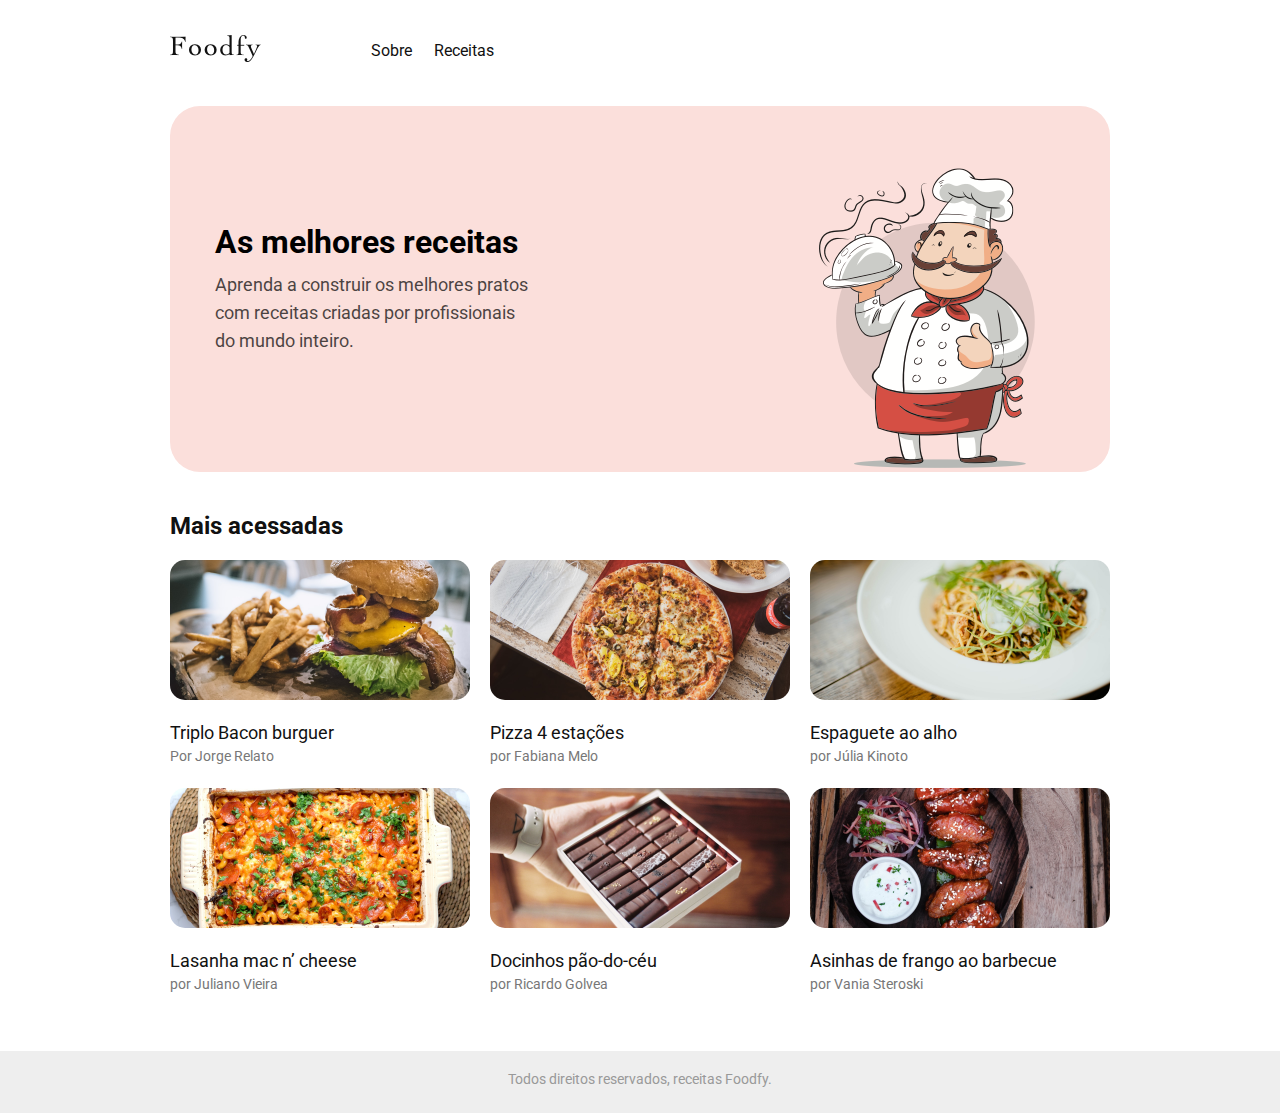
<file: index.html>
<!DOCTYPE html>
<html lang="pt-br">

<head>
    <meta charset="UTF-8">
    <meta http-equiv="X-UA-Compatible" content="IE=edge">
    <meta name="viewport" content="width=device-width, initial-scale=1.0">
    <!-- FONT -->
    <link rel="preconnect" href="https://fonts.gstatic.com">
    <link href="https://fonts.googleapis.com/css2?family=Roboto:wght@400;700&display=swap" rel="stylesheet">
    <!-- CSS -->
    <link rel="stylesheet" href="./public/css/main.css">
    <link rel="stylesheet" href="./public/css/header.css">
    <link rel="stylesheet" href="./public/css/grid-images.css">
    <title>Foodfy</title>
</head>

<body>
    <div class="container">
        <header>
            <a href="./index.html"><img src="./public/assets/logo.png" alt="Logo Foodfy"></a>
            <div class="links">
                <a href="./about.html">Sobre</a>
                <a href="./recipes.html">Receitas</a>
            </div>
        </header>

        <div class="content">
            <div class="text-content">
                <h1>As melhores receitas</h1>
                <p>
                    Aprenda a construir os melhores pratos
                    com receitas criadas por profissionais
                    do mundo inteiro.
                </p>
            </div>

            <div class="image-content">
                <img src="./public/assets/chef.png" alt="Imagem do chef">
            </div>
        </div>
        <h2>Mais acessadas</h2>
        <div class="recipes">
            <div class="card">
                <img src="./public/assets/burger.png" alt="">
                <h3>Triplo Bacon burguer</h3>
                <p>Por Jorge Relato</p>
            </div>
            <div class="card">
                <img src="./public/assets/pizza.png" alt="">
                <h3>Pizza 4 estações</h3>
                <p>por Fabiana Melo</p>
            </div>
            <div class="card">
                <img src="./public/assets/espaguete.png" alt="">
                <h3>Espaguete ao alho</h3>
                <p>por Júlia Kinoto</p>
            </div>
            <div class="card">
                <img src="./public/assets/lasanha.png" alt="">
                <h3>Lasanha mac n’ cheese</h3>
                <p>por Juliano Vieira</p>
            </div>
            <div class="card">
                <img src="./public/assets/doce.png" alt="">
                <h3>Docinhos pão-do-céu</h3>
                <p>por Ricardo Golvea</p>
            </div>
            <div class="card">
                <img src="./public/assets/asinhas.png" alt="">
                <h3>Asinhas de frango ao barbecue</h3>
                <p>por Vania Steroski</p>
            </div>
        </div>
    </div>
    <footer>
        <p>Todos direitos reservados, receitas Foodfy.</p>
    </footer>

</body>

</html>
</file>
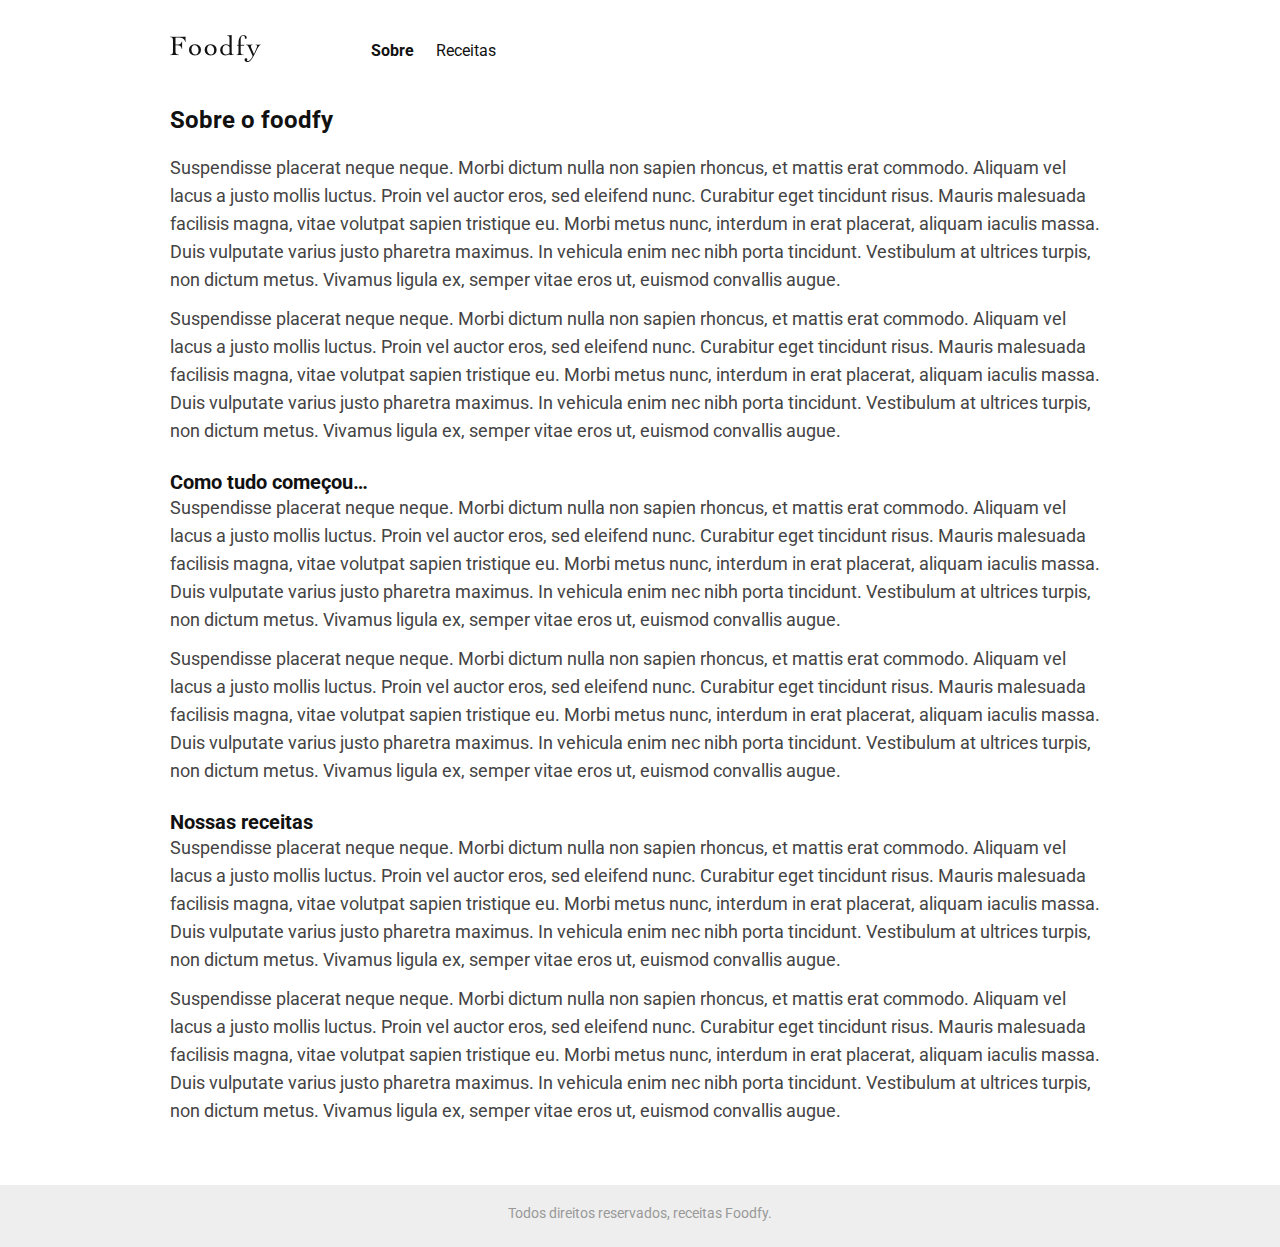
<file: about.html>
<!DOCTYPE html>
<html lang="pt-br">

<head>
    <meta charset="UTF-8">
    <meta http-equiv="X-UA-Compatible" content="IE=edge">
    <meta name="viewport" content="width=device-width, initial-scale=1.0">
    <!-- FONT -->
    <link rel="preconnect" href="https://fonts.gstatic.com">
    <link href="https://fonts.googleapis.com/css2?family=Roboto:wght@400;700&display=swap" rel="stylesheet">
    <!-- CSS -->
    <link rel="stylesheet" href="./public/css/main.css">
    <link rel="stylesheet" href="./public/css/header.css">
    <link rel="stylesheet" href="./public/css/about.css">
    <title>Foodfy</title>
</head>

<body>
    <div class="container">
        <header>
            <a href="./index.html"><img src="./public/assets/logo.png" alt="Logo Foodfy"></a>
            <div class="links">
                <a href="./about.html" class="active">Sobre</a>
                <a href="./recipes.html">Receitas</a>
            </div>
        </header>

        <main class="about">
            <h2>Sobre o foodfy</h2>

            <div class="block-content">
                <p>
                    Suspendisse placerat neque neque. Morbi dictum nulla non sapien rhoncus, et mattis erat commodo.
                    Aliquam vel lacus a justo mollis luctus. Proin vel auctor eros, sed eleifend nunc. Curabitur eget
                    tincidunt risus. Mauris malesuada facilisis magna, vitae volutpat sapien tristique eu. Morbi metus
                    nunc, interdum in erat placerat, aliquam iaculis massa. Duis vulputate varius justo pharetra
                    maximus. In vehicula enim nec nibh porta tincidunt. Vestibulum at ultrices turpis, non dictum metus.
                    Vivamus ligula ex, semper vitae eros ut, euismod convallis augue.
                </p>
                <br>
                <p>
                    Suspendisse placerat neque neque. Morbi dictum nulla non sapien rhoncus, et mattis erat commodo.
                    Aliquam vel lacus a justo mollis luctus. Proin vel auctor eros, sed eleifend nunc. Curabitur eget
                    tincidunt risus. Mauris malesuada facilisis magna, vitae volutpat sapien tristique eu. Morbi metus
                    nunc, interdum in erat placerat, aliquam iaculis massa. Duis vulputate varius justo pharetra
                    maximus. In vehicula enim nec nibh porta tincidunt. Vestibulum at ultrices turpis, non dictum metus.
                    Vivamus ligula ex, semper vitae eros ut, euismod convallis augue.
                </p>
            </div>

            <div class="block-content">
                <h3>Como tudo começou…</h3>
                <p>
                    Suspendisse placerat neque neque. Morbi dictum nulla non sapien rhoncus, et mattis erat commodo.
                    Aliquam vel lacus a justo mollis luctus. Proin vel auctor eros, sed eleifend nunc. Curabitur eget
                    tincidunt risus. Mauris malesuada facilisis magna, vitae volutpat sapien tristique eu. Morbi metus
                    nunc, interdum in erat placerat, aliquam iaculis massa. Duis vulputate varius justo pharetra
                    maximus. In vehicula enim nec nibh porta tincidunt. Vestibulum at ultrices turpis, non dictum metus.
                    Vivamus ligula ex, semper vitae eros ut, euismod convallis augue.
                </p>
                <br>
                <p>
                    Suspendisse placerat neque neque. Morbi dictum nulla non sapien rhoncus, et mattis erat commodo.
                    Aliquam vel lacus a justo mollis luctus. Proin vel auctor eros, sed eleifend nunc. Curabitur eget
                    tincidunt risus. Mauris malesuada facilisis magna, vitae volutpat sapien tristique eu. Morbi metus
                    nunc, interdum in erat placerat, aliquam iaculis massa. Duis vulputate varius justo pharetra
                    maximus. In vehicula enim nec nibh porta tincidunt. Vestibulum at ultrices turpis, non dictum metus.
                    Vivamus ligula ex, semper vitae eros ut, euismod convallis augue.
                </p>
            </div>

            <div class="block-content">
                <h3>Nossas receitas</h3>
                <p>
                    Suspendisse placerat neque neque. Morbi dictum nulla non sapien rhoncus, et mattis erat commodo.
                    Aliquam vel lacus a justo mollis luctus. Proin vel auctor eros, sed eleifend nunc. Curabitur eget
                    tincidunt risus. Mauris malesuada facilisis magna, vitae volutpat sapien tristique eu. Morbi metus
                    nunc, interdum in erat placerat, aliquam iaculis massa. Duis vulputate varius justo pharetra
                    maximus. In vehicula enim nec nibh porta tincidunt. Vestibulum at ultrices turpis, non dictum metus.
                    Vivamus ligula ex, semper vitae eros ut, euismod convallis augue.
                </p>
                <br>
                <p>
                    Suspendisse placerat neque neque. Morbi dictum nulla non sapien rhoncus, et mattis erat commodo.
                    Aliquam vel lacus a justo mollis luctus. Proin vel auctor eros, sed eleifend nunc. Curabitur eget
                    tincidunt risus. Mauris malesuada facilisis magna, vitae volutpat sapien tristique eu. Morbi metus
                    nunc, interdum in erat placerat, aliquam iaculis massa. Duis vulputate varius justo pharetra
                    maximus. In vehicula enim nec nibh porta tincidunt. Vestibulum at ultrices turpis, non dictum metus.
                    Vivamus ligula ex, semper vitae eros ut, euismod convallis augue.
                </p>
            </div>
        </main>

    </div>
    <footer>
        <p>Todos direitos reservados, receitas Foodfy.</p>
    </footer>
</body>

</html>
</file>
<file: public/css/main.css>
* {
    margin: 0;
    padding: 0;
    box-sizing: border-box;
    text-decoration: none;
    font-family: 'Roboto', sans-serif;
    ;
}
body{
    display: flex;
    flex-direction: column;
    min-height: 100vh;
}
:root {
    font-size: 10px;
}

.container {
    max-width: 940px;
    margin: 3.5rem auto;
}

.active{
    font-weight: bold;
}

.content {
    height: 366px;
    margin: 4rem 0;
    display: flex;
    align-items: center;
    justify-content: space-between;
    background-color: #FBDFDB;
    border-radius: 3rem;
    padding: 4.5rem;
}

.content .text-content h1 {
    font-size: 3.2rem;
    font-weight: bold;
    margin-bottom: 1rem;
}

.content .text-content p {
    opacity: .7;
    font-size: 1.8rem;
    color: #000000;
    line-height: 2.8rem;
    width: 316px;
    height: 84px;
}

.content .image-content img {
    margin: 6rem 3rem 0 0;
}

.container h2 {
    font-size: 2.4rem;
    color: #111111;
    font-weight: bold;
    margin-bottom: 2rem;
}

footer {
    margin-top: auto;
    text-align: center;
    background: #EEEEEE;
    height: 62px;
    width: 100%;
}

footer p {
    font-size: 1.4rem;
    color: #999999;
    padding: 2rem 0;
}
</file>
<file: public/css/header.css>
header {
    display: flex;
    align-items: center;
    margin-bottom: 4rem;
}

header img {
    margin-right: 9rem;
}

header a {
    font-size: 1.6rem;
    color: #111111;
    margin-right: 2rem;
}
header a + a {
    margin-right: 0;
}
</file>
<file: public/css/grid-images.css>
.recipes{
    display: grid;
    grid-template-columns: repeat(3, 1fr);
    column-gap: 2rem;
    
}
.recipes .card{
    margin-bottom: 2.4rem;
}
.recipes .card img{
    width: 300px;
    height: 140px;
    object-fit: cover;
    border-radius: 1.5rem;
}

.recipes .card h3{
    font-size: 1.8rem;
    color: #111111;
    margin:2rem 0 0.5rem 0;
    font-weight: 400;
}

.recipes .card p{
    font-size: 1.4em;
    color: #777777;
}
</file>
<file: public/css/about.css>
.block-content{
    margin-bottom: 2.5rem;
}
.block-content p{
    font-size: 1.8rem;
    color: #444444;
    line-height: 2.8rem;
}

.block-content h3 {
    font-size: 2rem;
    color: #111111;
}
</file>
